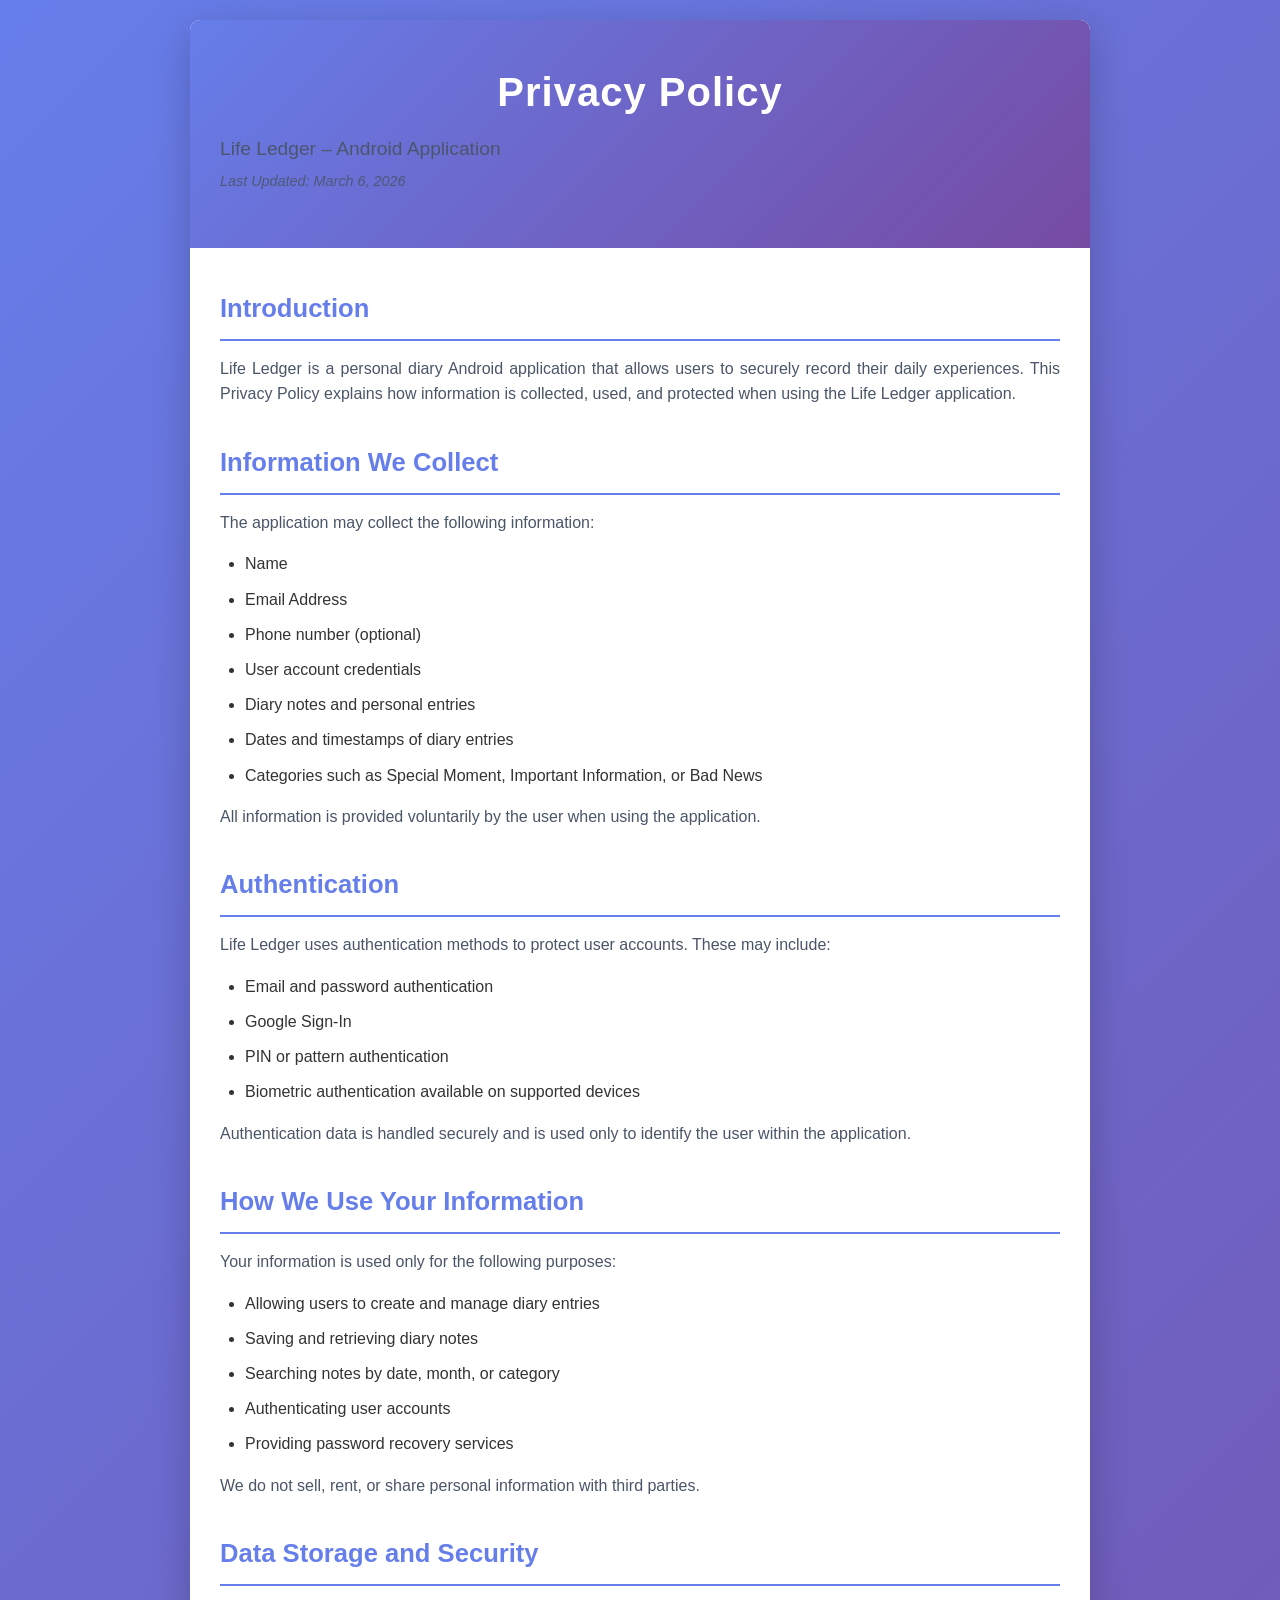
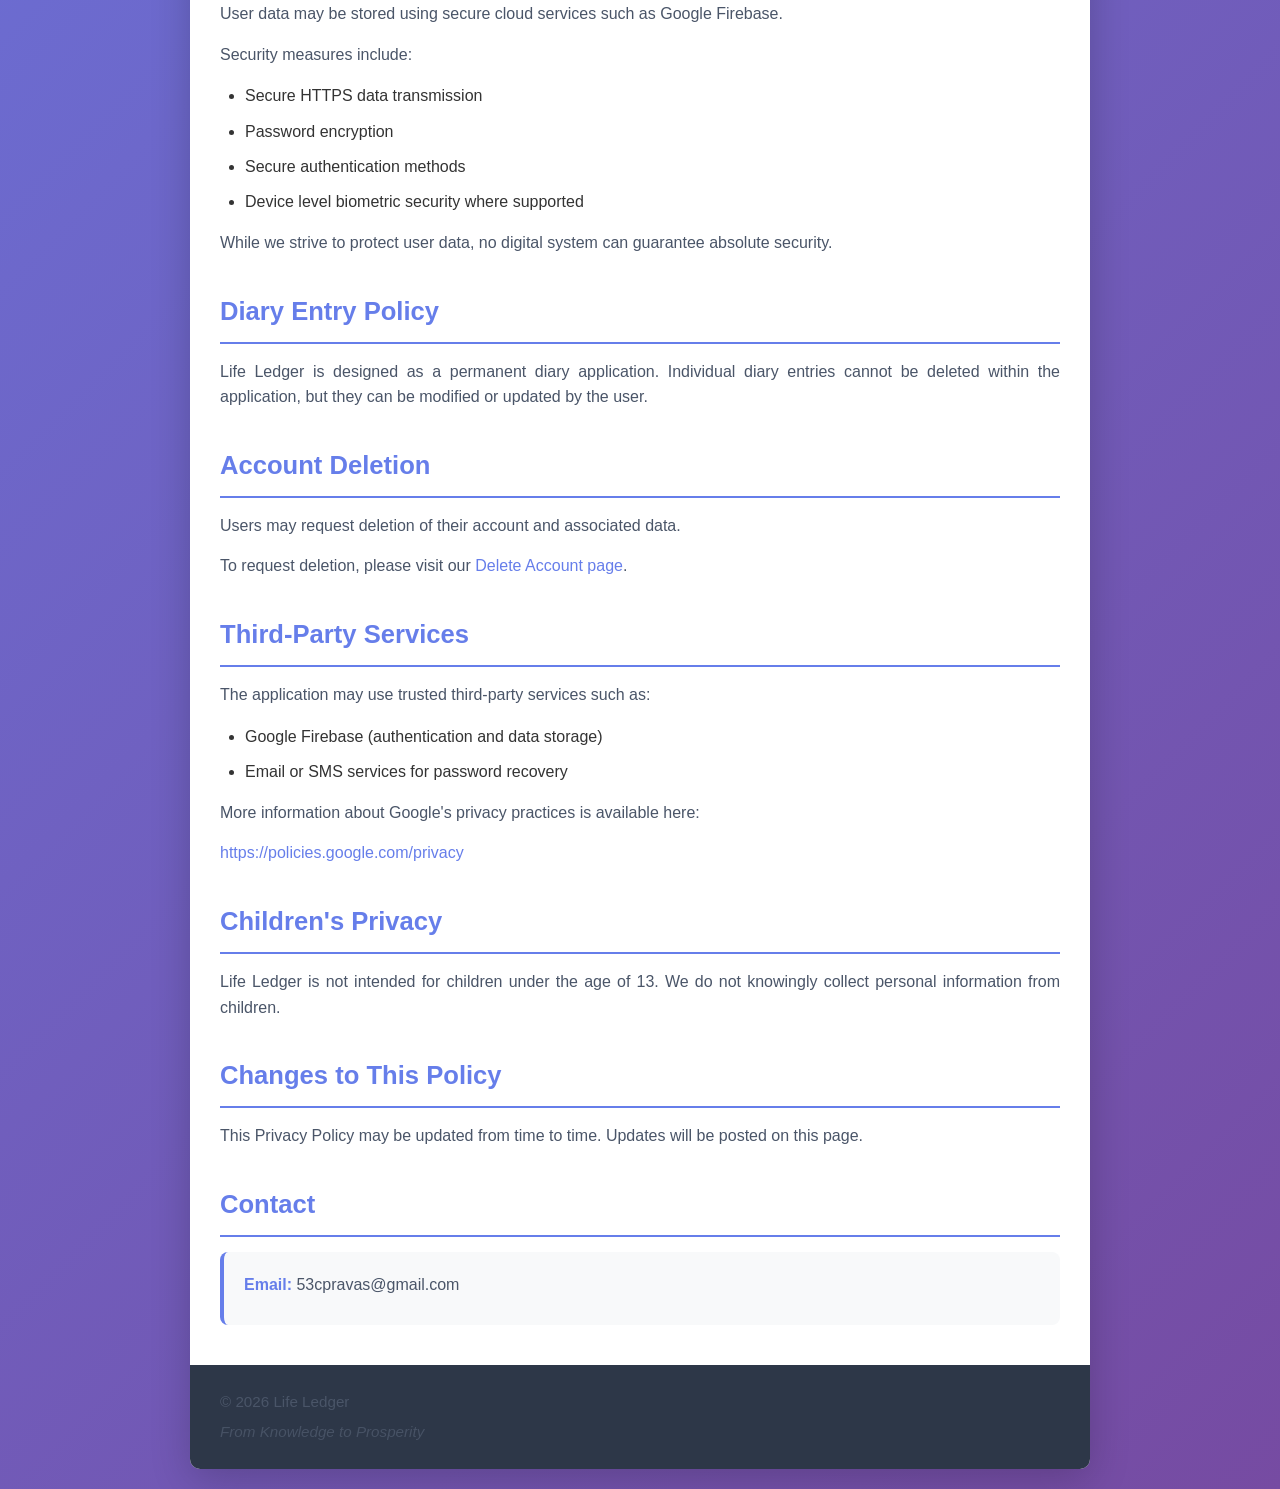
<file: index.html>
<!DOCTYPE html>
<html lang="en">
<head>
<meta charset="UTF-8">
<meta name="viewport" content="width=device-width, initial-scale=1.0">
<title>Privacy Policy - Life Ledger</title>
<link rel="stylesheet" href="style.css">
</head>

<body>

<div class="container">

<header>
<h1>Privacy Policy</h1>
<p class="app-name">Life Ledger – Android Application</p>
<p class="last-updated">Last Updated: March 6, 2026</p>
</header>

<main>

<section>
<h2>Introduction</h2>
<p>
Life Ledger is a personal diary Android application that allows users to securely record their daily experiences. 
This Privacy Policy explains how information is collected, used, and protected when using the Life Ledger application.
</p>
</section>

<section>
<h2>Information We Collect</h2>

<p>The application may collect the following information:</p>

<ul>
<li>Name</li>
<li>Email Address</li>
<li>Phone number (optional)</li>
<li>User account credentials</li>
<li>Diary notes and personal entries</li>
<li>Dates and timestamps of diary entries</li>
<li>Categories such as Special Moment, Important Information, or Bad News</li>
</ul>

<p>
All information is provided voluntarily by the user when using the application.
</p>

</section>

<section>

<h2>Authentication</h2>

<p>
Life Ledger uses authentication methods to protect user accounts. These may include:
</p>

<ul>
<li>Email and password authentication</li>
<li>Google Sign-In</li>
<li>PIN or pattern authentication</li>
<li>Biometric authentication available on supported devices</li>
</ul>

<p>
Authentication data is handled securely and is used only to identify the user within the application.
</p>

</section>

<section>

<h2>How We Use Your Information</h2>

<p>Your information is used only for the following purposes:</p>

<ul>
<li>Allowing users to create and manage diary entries</li>
<li>Saving and retrieving diary notes</li>
<li>Searching notes by date, month, or category</li>
<li>Authenticating user accounts</li>
<li>Providing password recovery services</li>
</ul>

<p>
We do not sell, rent, or share personal information with third parties.
</p>

</section>

<section>

<h2>Data Storage and Security</h2>

<p>
User data may be stored using secure cloud services such as Google Firebase.
</p>

<p>
Security measures include:
</p>

<ul>
<li>Secure HTTPS data transmission</li>
<li>Password encryption</li>
<li>Secure authentication methods</li>
<li>Device level biometric security where supported</li>
</ul>

<p>
While we strive to protect user data, no digital system can guarantee absolute security.
</p>

</section>

<section>

<h2>Diary Entry Policy</h2>

<p>
Life Ledger is designed as a permanent diary application. 
Individual diary entries cannot be deleted within the application, but they can be modified or updated by the user.
</p>

</section>

<section>

<h2>Account Deletion</h2>

<p>
Users may request deletion of their account and associated data.
</p>

<p>
To request deletion, please visit our
<a href="delete.html">Delete Account page</a>.
</p>

</section>

<section>

<h2>Third-Party Services</h2>

<p>
The application may use trusted third-party services such as:
</p>

<ul>
<li>Google Firebase (authentication and data storage)</li>
<li>Email or SMS services for password recovery</li>
</ul>

<p>
More information about Google's privacy practices is available here:
</p>

<p>
<a href="https://policies.google.com/privacy" target="_blank">
https://policies.google.com/privacy
</a>
</p>

</section>

<section>

<h2>Children's Privacy</h2>

<p>
Life Ledger is not intended for children under the age of 13. 
We do not knowingly collect personal information from children.
</p>

</section>

<section>

<h2>Changes to This Policy</h2>

<p>
This Privacy Policy may be updated from time to time. 
Updates will be posted on this page.
</p>

</section>

<section>

<h2>Contact</h2>

<div class="contact-info">
<p><strong>Email:</strong> 53cpravas@gmail.com</p>
</div>

</section>

</main>

<footer>

<p>© 2026 Life Ledger</p>
<p>From Knowledge to Prosperity</p>

</footer>

</div>

</body>
</html>
</file>
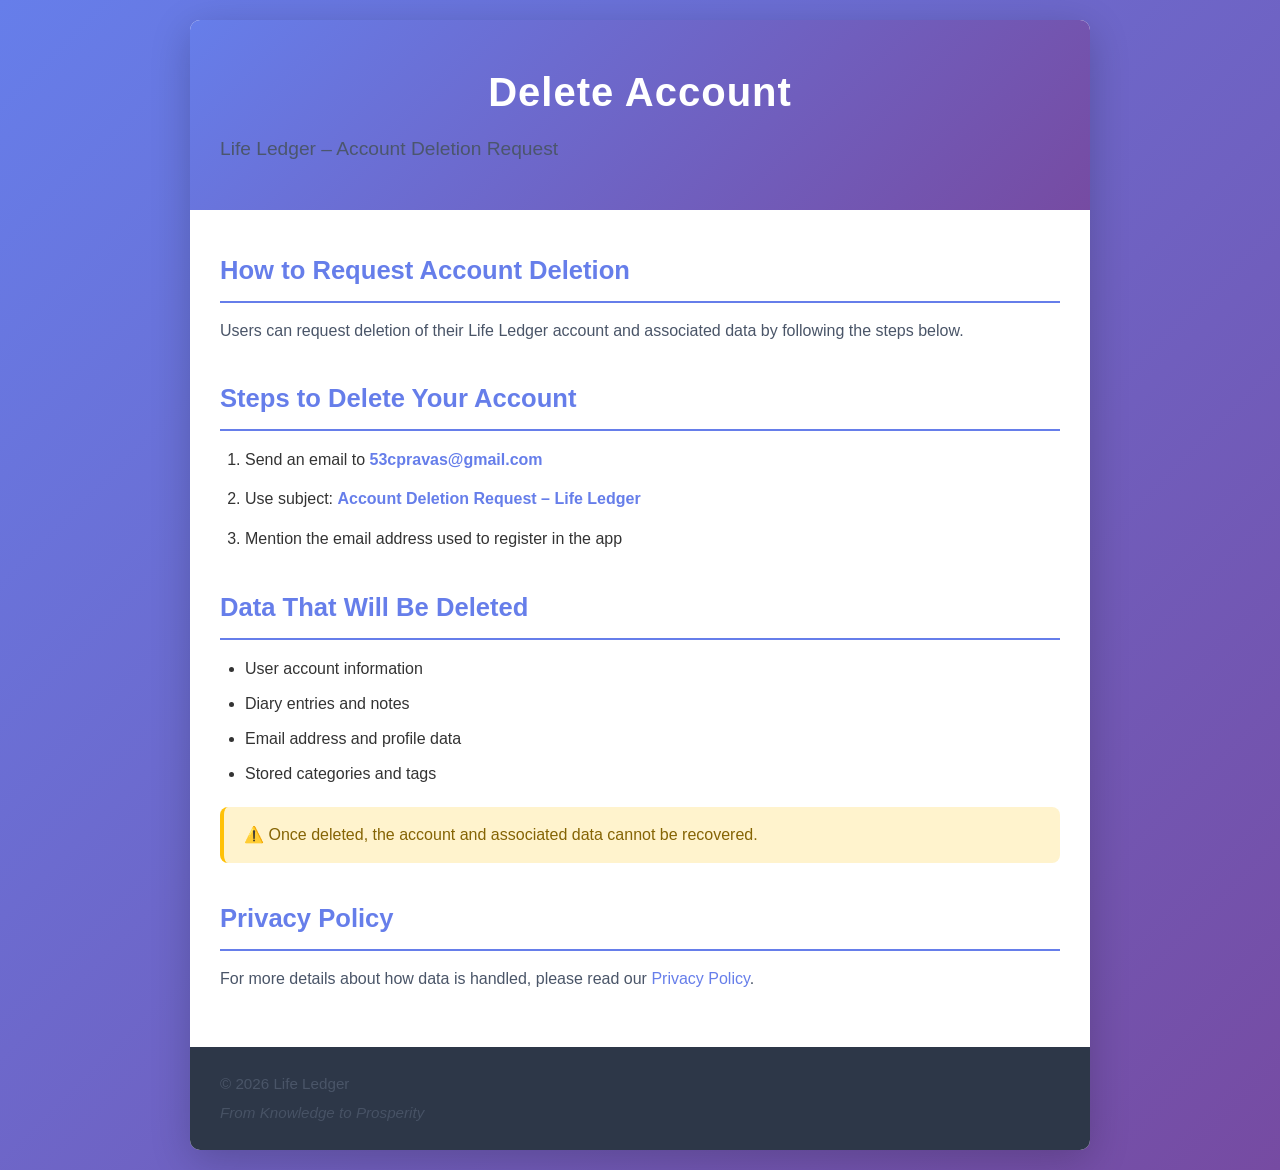
<file: delete.html>
<!DOCTYPE html>
<html lang="en">
<head>
<meta charset="UTF-8">
<meta name="viewport" content="width=device-width, initial-scale=1.0">
<title>Delete Account - Life Ledger</title>
<link rel="stylesheet" href="style.css">
</head>

<body>

<div class="container">

<header>
<h1>Delete Account</h1>
<p class="app-name">Life Ledger – Account Deletion Request</p>
</header>

<main>

<section>

<h2>How to Request Account Deletion</h2>

<p>
Users can request deletion of their Life Ledger account and associated data by following the steps below.
</p>

</section>

<section>

<h2>Steps to Delete Your Account</h2>

<ol>
<li>Send an email to <strong>53cpravas@gmail.com</strong></li>
<li>Use subject: <strong>Account Deletion Request – Life Ledger</strong></li>
<li>Mention the email address used to register in the app</li>
</ol>

</section>

<section>

<h2>Data That Will Be Deleted</h2>

<ul>
<li>User account information</li>
<li>Diary entries and notes</li>
<li>Email address and profile data</li>
<li>Stored categories and tags</li>
</ul>

<div class="warning-box">
<p>⚠️ Once deleted, the account and associated data cannot be recovered.</p>
</div>

</section>

<section>

<h2>Privacy Policy</h2>

<p>
For more details about how data is handled, please read our
<a href="index.html">Privacy Policy</a>.
</p>

</section>

</main>

<footer>

<p>© 2026 Life Ledger</p>
<p>From Knowledge to Prosperity</p>

</footer>

</div>

</body>
</html>
</file>
<file: style.css>
* {
    margin: 0;
    padding: 0;
    box-sizing: border-box;
}

body {
    font-family: 'Segoe UI', Tahoma, Geneva, Verdana, sans-serif;
    line-height: 1.6;
    color: #333;
    background: linear-gradient(135deg, #667eea 0%, #764ba2 100%);
    min-height: 100vh;
    padding: 20px;
}

.container {
    max-width: 900px;
    margin: 0 auto;
    background: #fff;
    border-radius: 10px;
    box-shadow: 0 10px 40px rgba(0, 0, 0, 0.2);
    overflow: hidden;
}

header {
    background: linear-gradient(135deg, #667eea 0%, #764ba2 100%);
    color: white;
    padding: 40px 30px;
    text-align: center;
}

header h1 {
    font-size: 2.5em;
    margin-bottom: 10px;
    font-weight: 600;
    letter-spacing: 1px;
}

.app-name {
    font-size: 1.2em;
    margin-bottom: 5px;
    opacity: 0.95;
}

.last-updated {
    font-size: 0.9em;
    opacity: 0.85;
    font-style: italic;
}

main {
    padding: 40px 30px;
}

section {
    margin-bottom: 35px;
}

section:last-child {
    margin-bottom: 0;
}

h2 {
    color: #667eea;
    font-size: 1.6em;
    margin-bottom: 15px;
    padding-bottom: 10px;
    border-bottom: 2px solid #667eea;
    font-weight: 600;
}

h3 {
    color: #764ba2;
    font-size: 1.3em;
    margin-top: 20px;
    margin-bottom: 10px;
}

p {
    margin-bottom: 15px;
    text-align: justify;
    color: #4a5568;
}

a {
    color: #667eea;
    text-decoration: none;
    word-break: break-all;
}

a:hover {
    text-decoration: underline;
}

ol {
    margin-left: 25px;
    margin-bottom: 15px;
}

ol li {
    margin-bottom: 12px;
    line-height: 1.7;
}

ul {
    margin-left: 25px;
    margin-bottom: 15px;
}

li {
    margin-bottom: 8px;
    line-height: 1.7;
}

.warning-box {
    background: #fff3cd;
    border-left: 4px solid #ffc107;
    padding: 15px 20px;
    border-radius: 8px;
    margin-top: 20px;
}

.warning-box p {
    margin-bottom: 0;
    color: #856404;
    font-weight: 500;
}

strong {
    color: #667eea;
    font-weight: 600;
}

.contact-info {
    background: #f8f9fa;
    padding: 20px;
    border-radius: 8px;
    border-left: 4px solid #667eea;
    margin-top: 15px;
}

.contact-info p {
    margin-bottom: 8px;
}

footer {
    background: #2d3748;
    color: white;
    text-align: center;
    padding: 25px 30px;
}

footer p {
    margin-bottom: 5px;
    font-size: 0.95em;
}

footer p:last-child {
    font-style: italic;
    opacity: 0.9;
    margin-bottom: 0;
}

@media (max-width: 768px) {
    body {
        padding: 10px;
    }

    header {
        padding: 30px 20px;
    }

    header h1 {
        font-size: 2em;
    }

    main {
        padding: 25px 20px;
    }

    h2 {
        font-size: 1.5em;
    }

    h3 {
        font-size: 1.2em;
    }

    footer {
        padding: 20px 15px;
    }
}

@media print {
    body {
        background: white;
        padding: 0;
    }

    .container {
        box-shadow: none;
        max-width: 100%;
    }

    header {
        background: #667eea;
        -webkit-print-color-adjust: exact;
        print-color-adjust: exact;
    }
}
</file>
